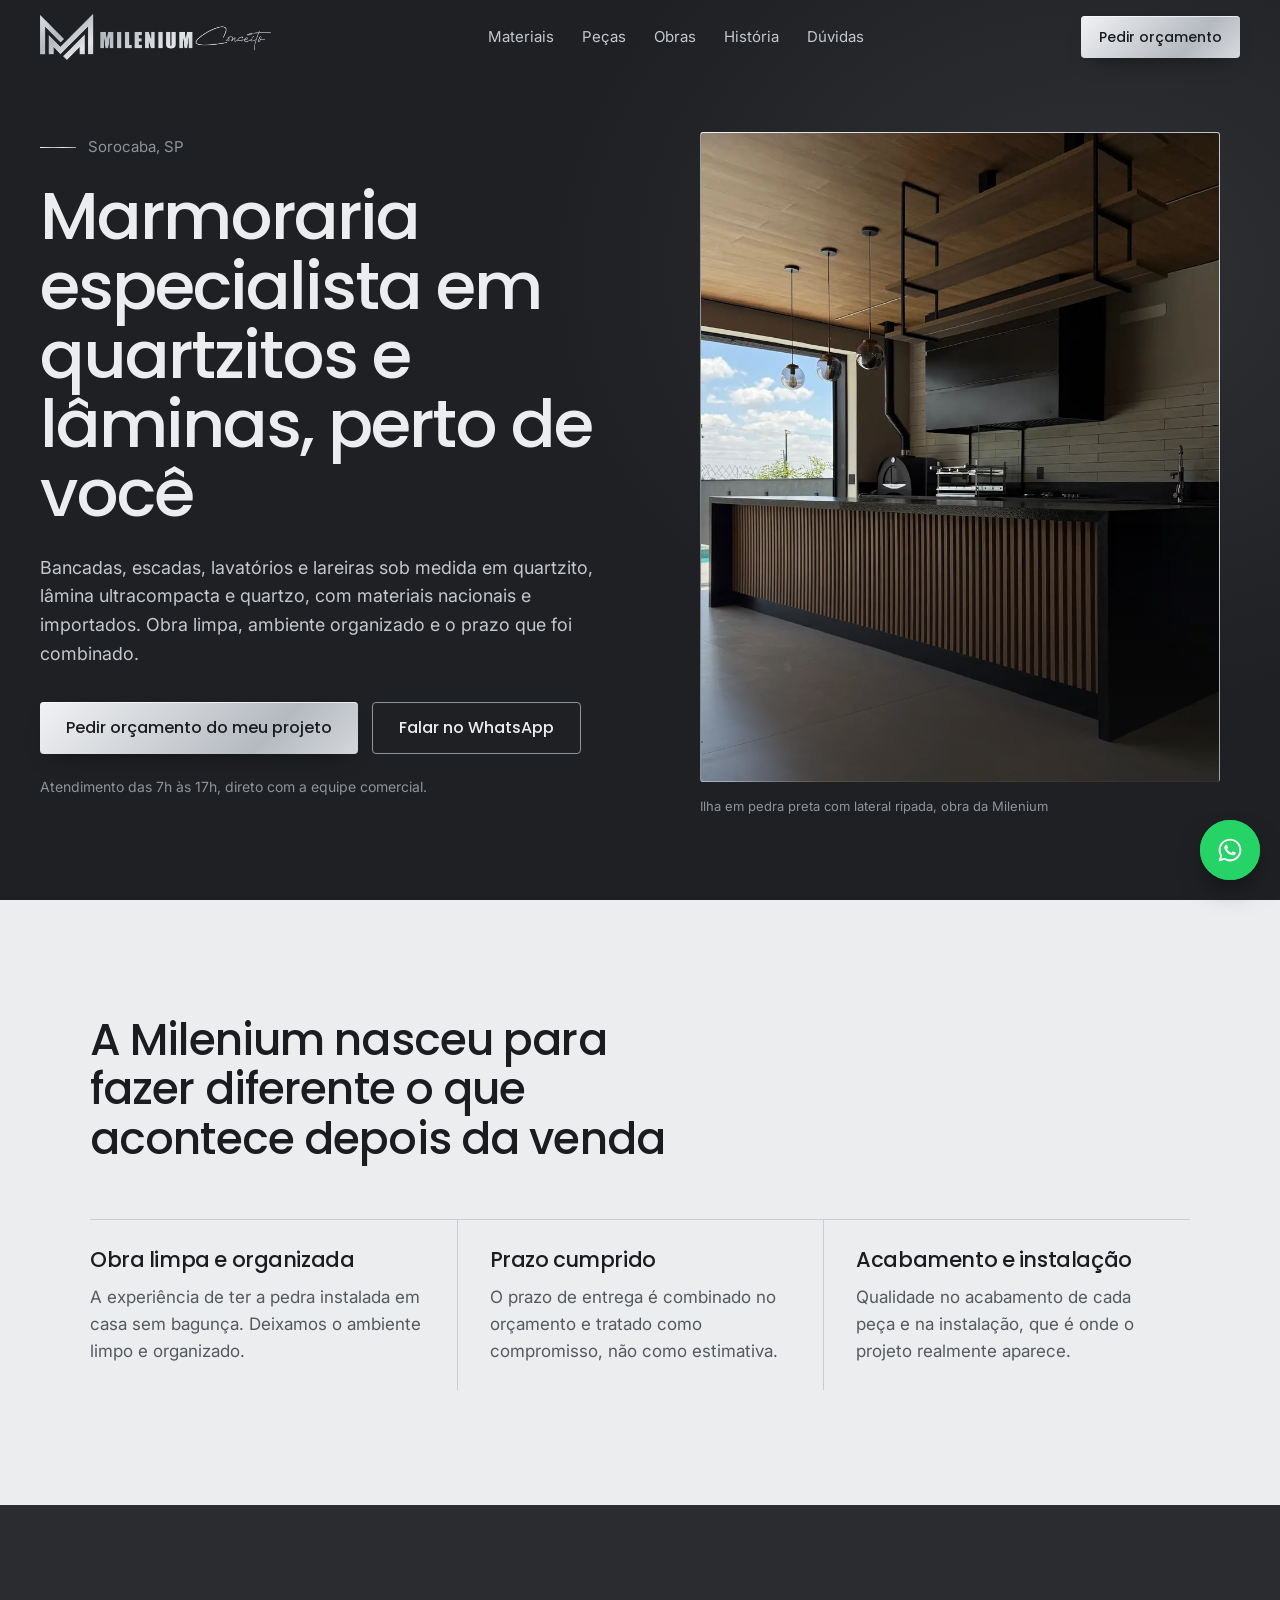
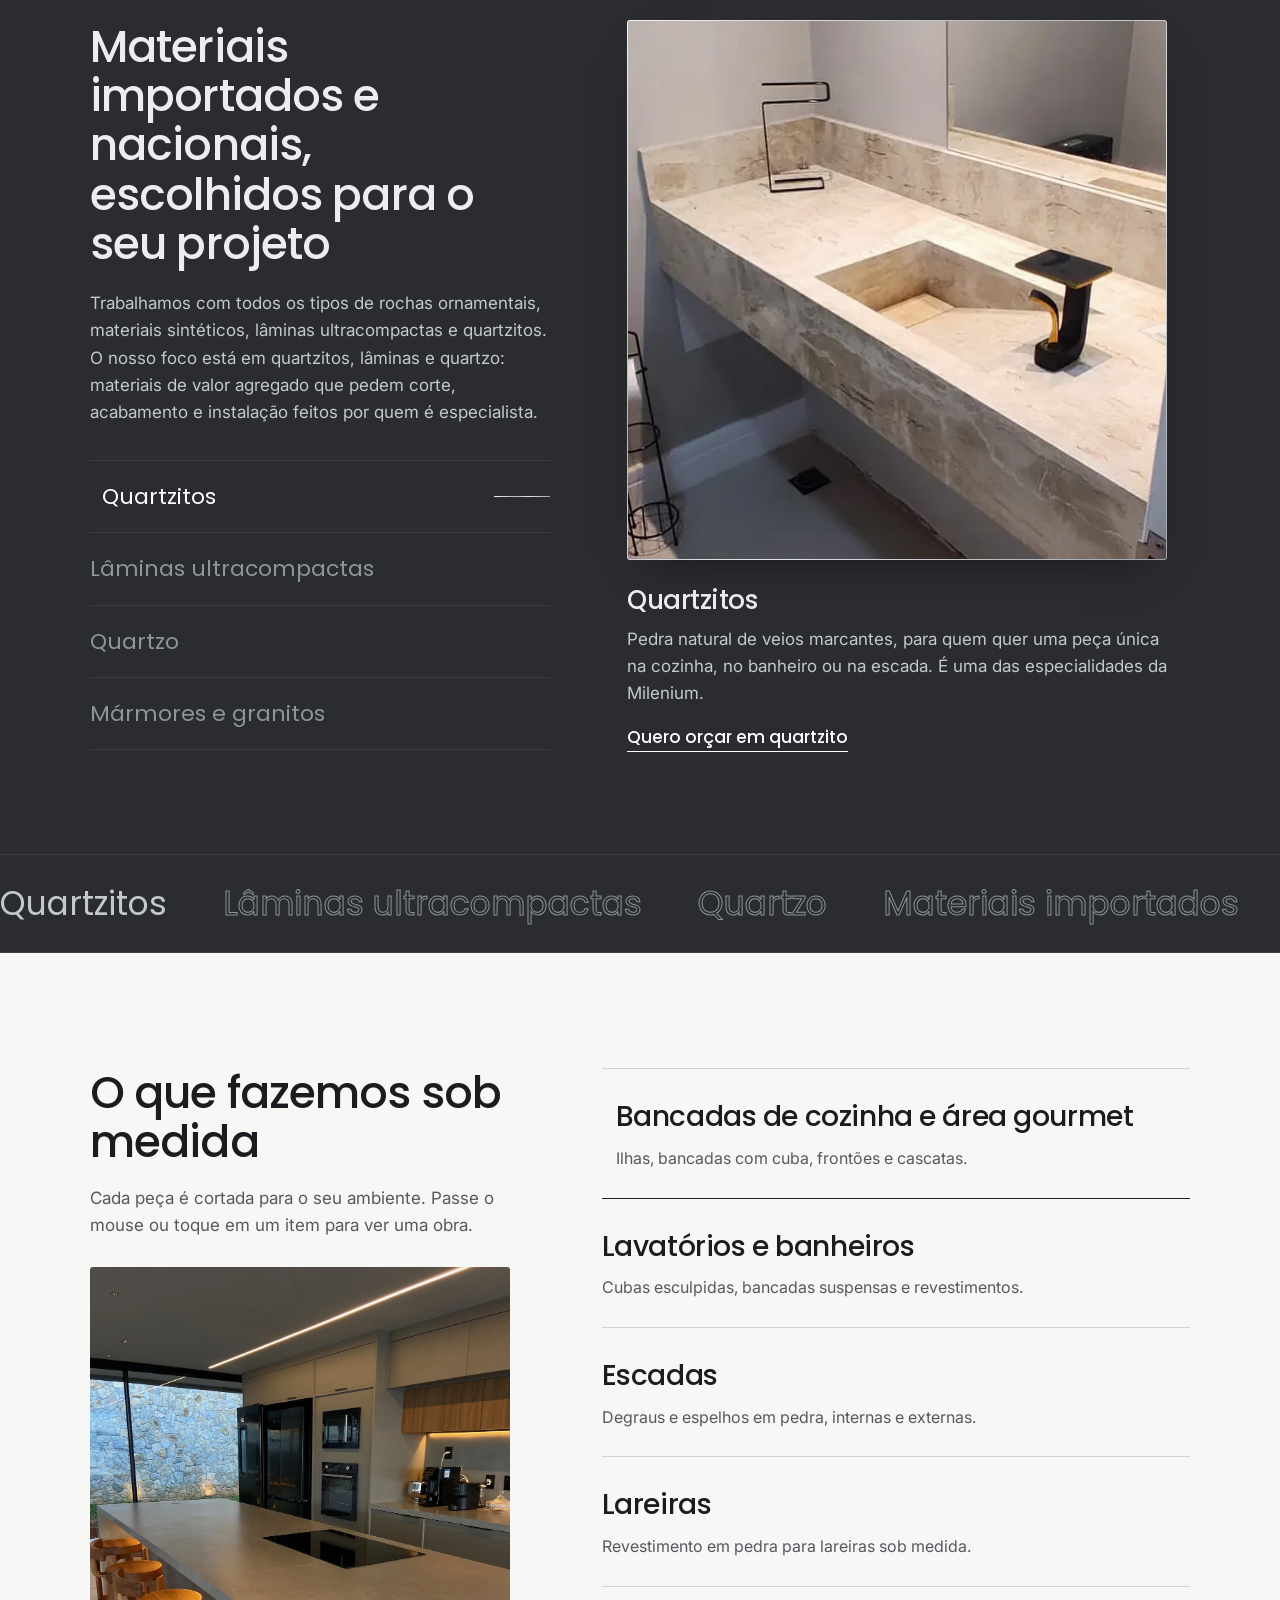
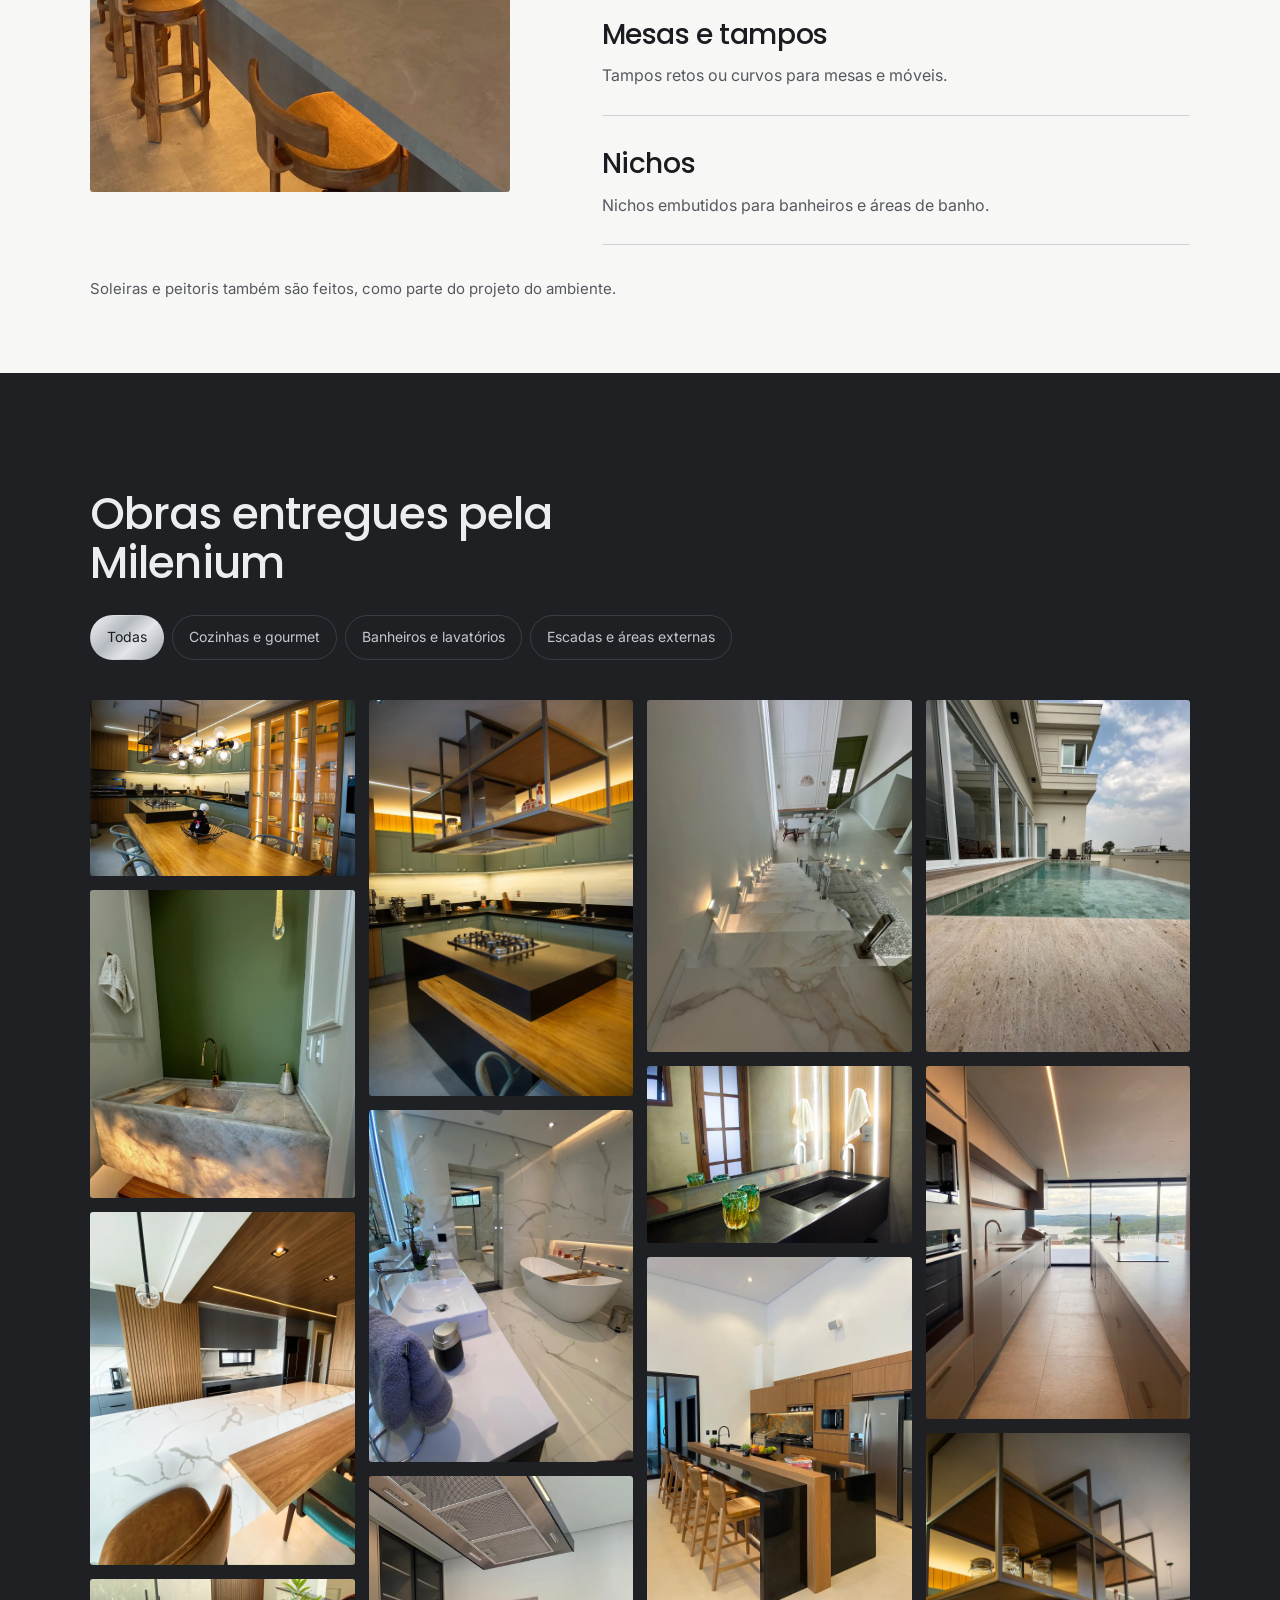
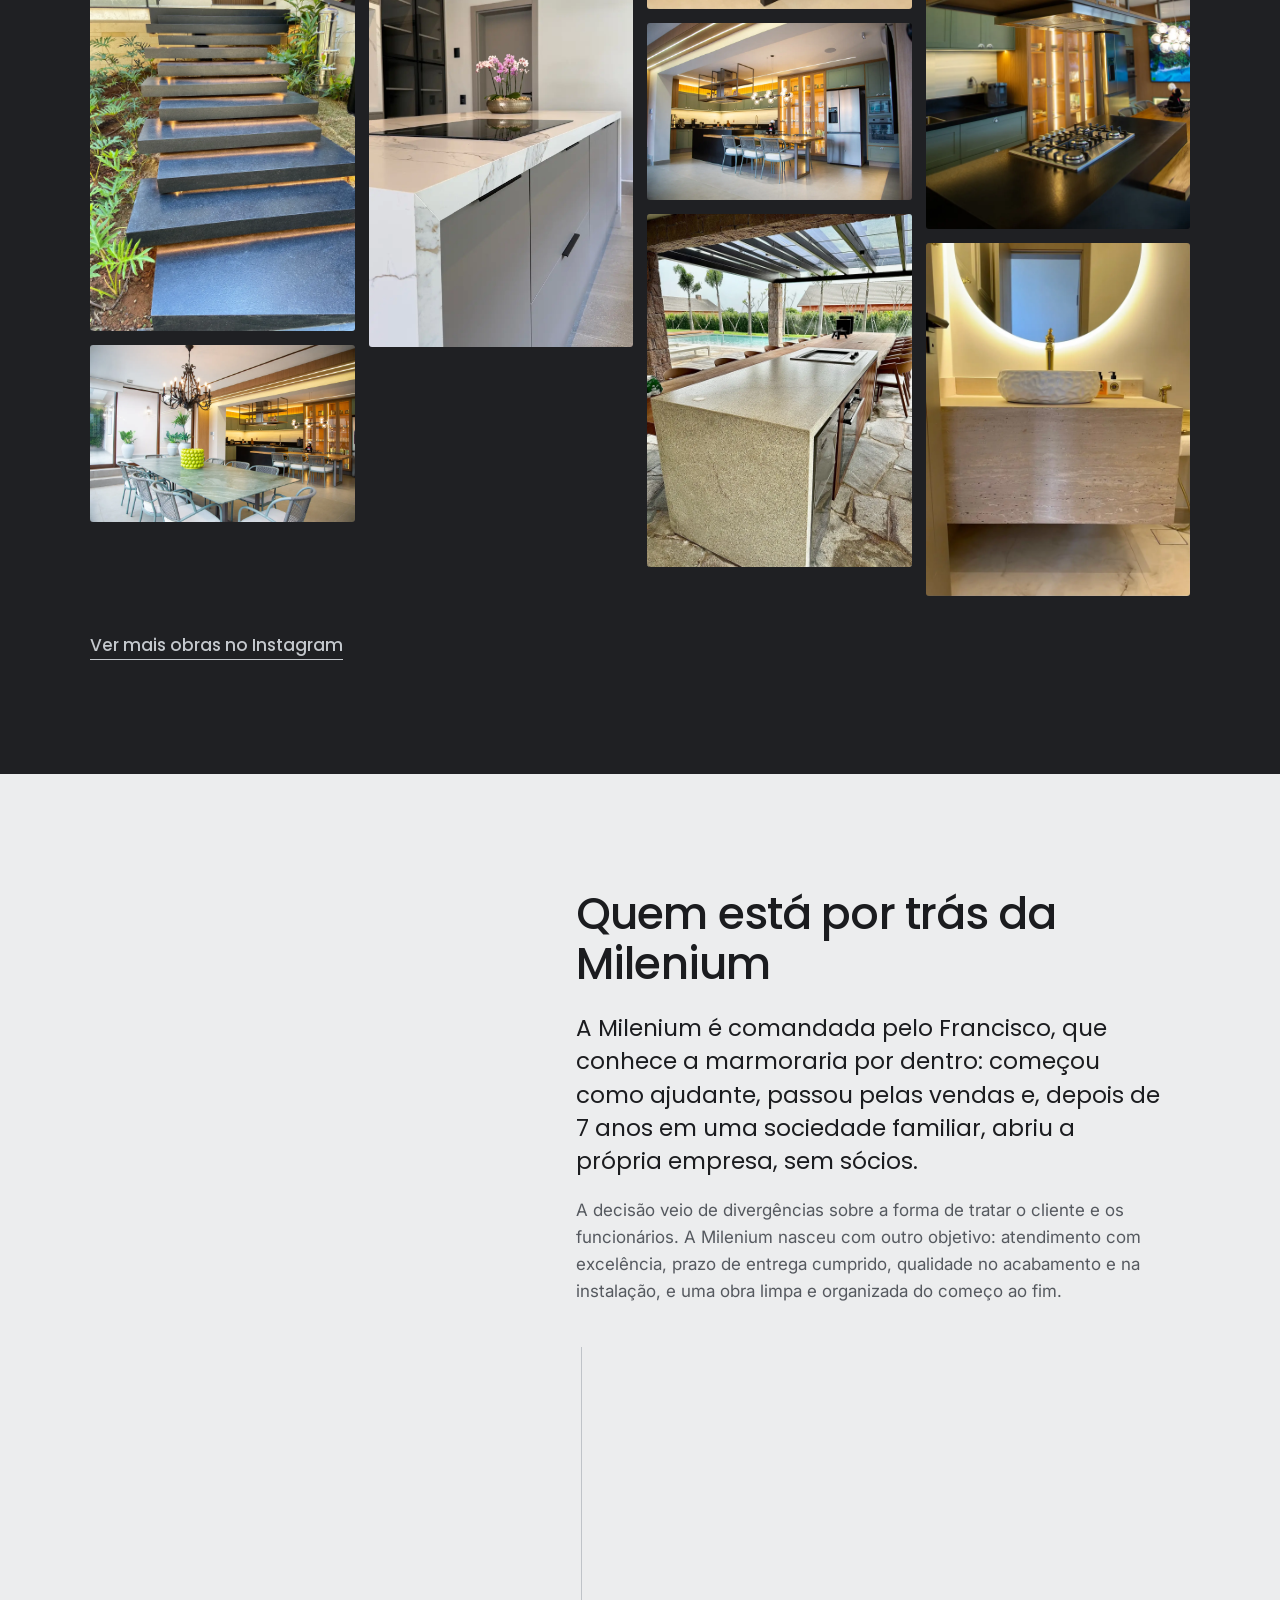
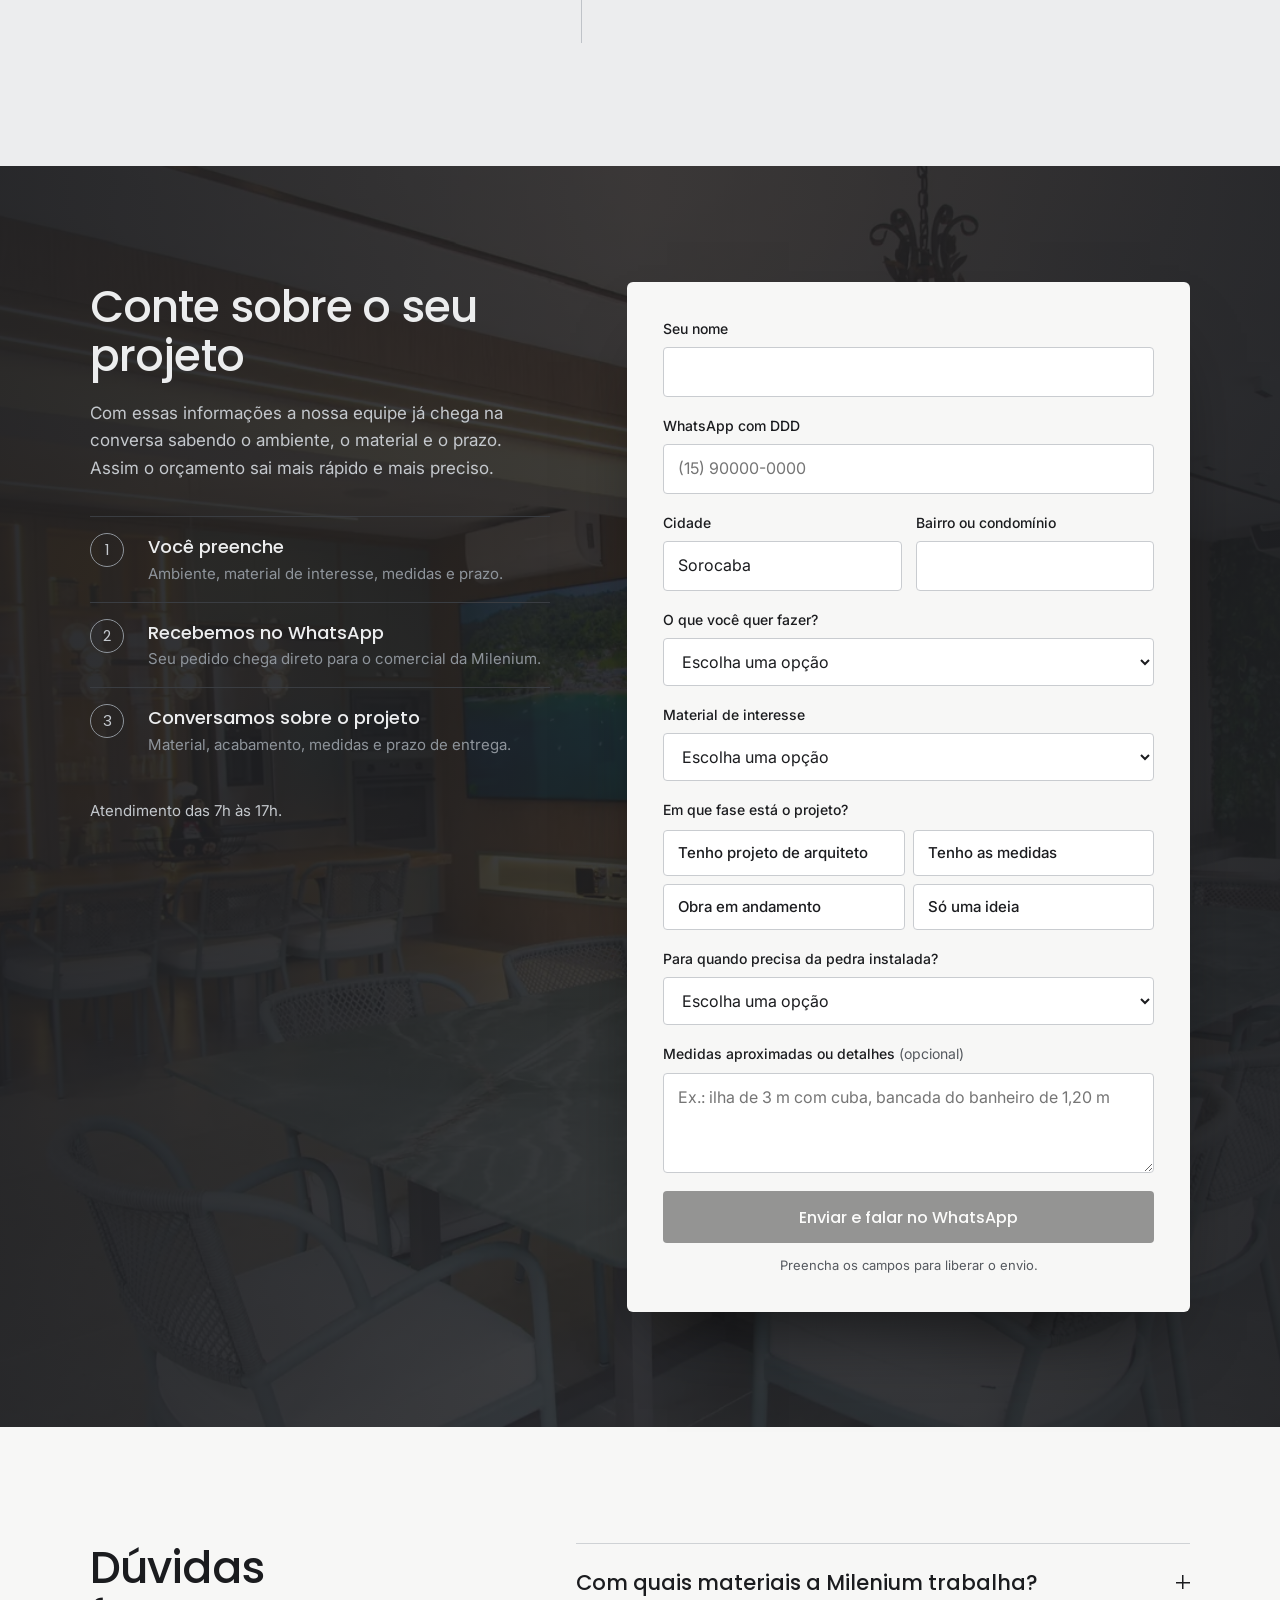
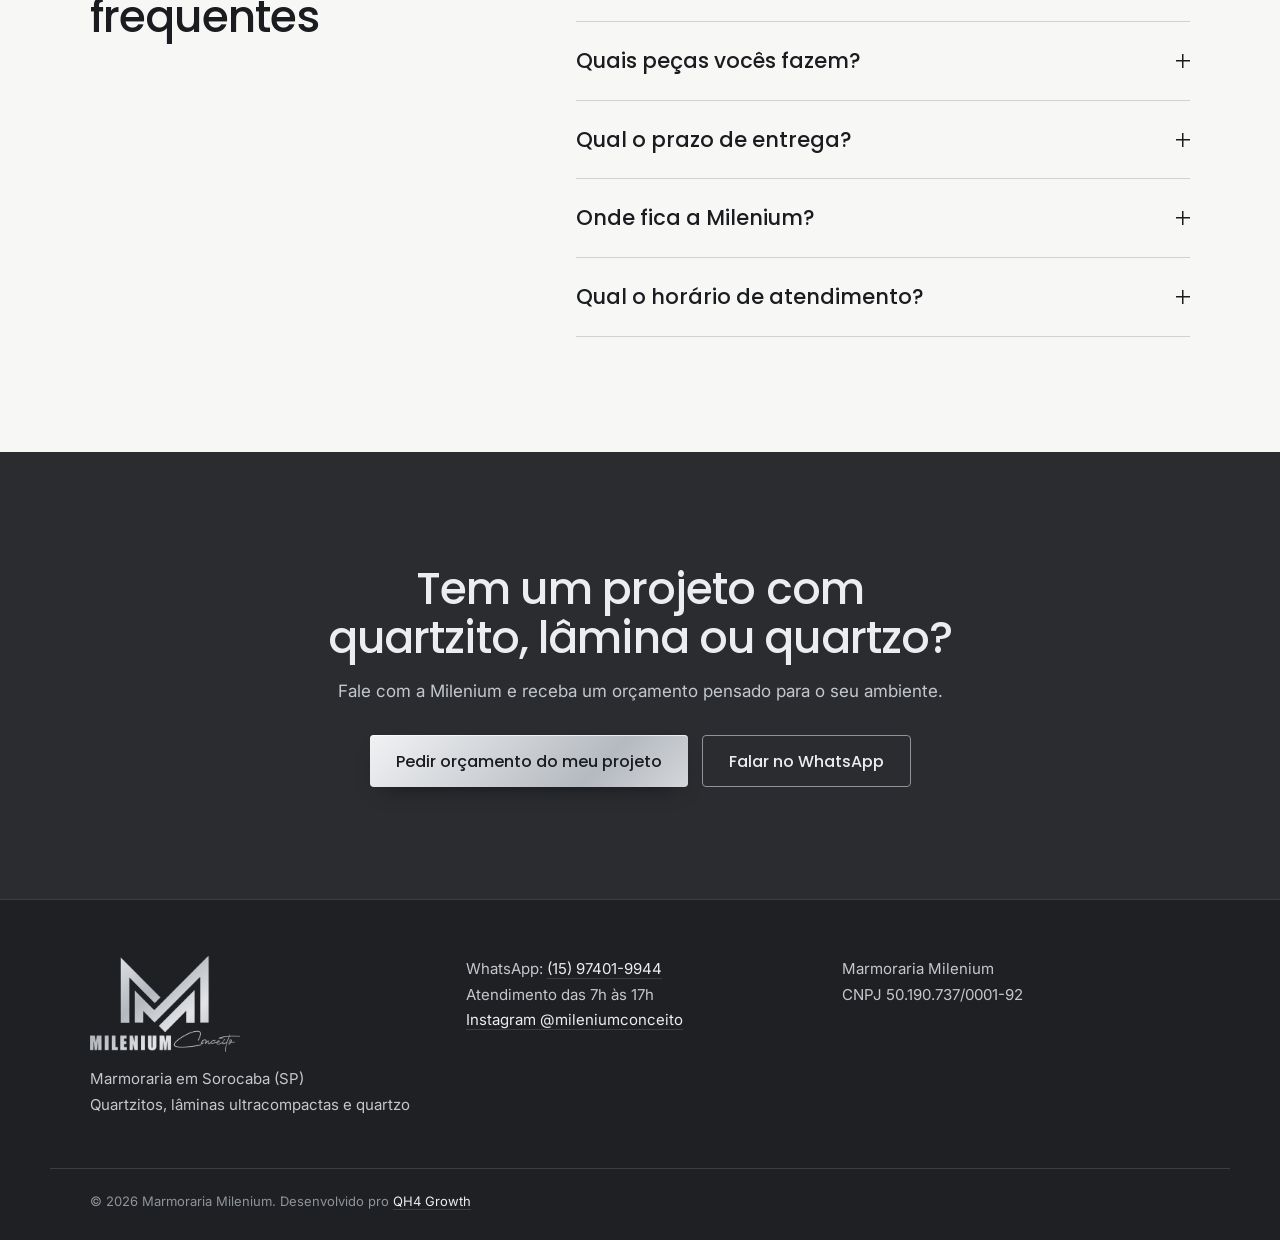
<file: index.html>
<!doctype html>
<html lang="pt-BR">
<head>
<!-- [QH4 SLOT 1] GTM (head): cole aqui o snippet <script> do Google Tag Manager, o mais alto possível no <head> -->
  <script async src="https://www.googletagmanager.com/gtm.js?id=GTM-N5VWG9G4"></script> <script> window.dataLayer = window.dataLayer || []; function gtag(){dataLayer.push(arguments);} gtag('js', new Date()); </script>

<meta charset="utf-8">
<meta name="viewport" content="width=device-width, initial-scale=1">
<title>Marmoraria em Sorocaba | Quartzitos, Lâminas e Quartzo | Milenium</title>
<meta name="description" content="Marmoraria em Sorocaba especializada em quartzitos, lâminas ultracompactas e quartzo. Bancadas, escadas, lavatórios e lareiras sob medida, com materiais nacionais e importados. Peça seu orçamento.">
<meta name="robots" content="index, follow, max-image-preview:large">
<link rel="canonical" href="https://marmorariamilenium.com.br/">
<meta name="theme-color" content="#1F2023">

<!-- [QH4 SLOT 2] Verificações de domínio (Google Search Console, Meta Business etc.) -->

<meta property="og:type" content="website">
<meta property="og:locale" content="pt_BR">
<meta property="og:site_name" content="Marmoraria Milenium">
<meta property="og:title" content="Marmoraria Milenium | Quartzitos e lâminas em Sorocaba">
<meta property="og:description" content="Projetos sob medida em quartzito, lâmina ultracompacta e quartzo, com obra limpa e prazo cumprido. Peça seu orçamento.">
<meta property="og:url" content="https://marmorariamilenium.com.br/">
<meta property="og:image" content="https://marmorariamilenium.com.br/assets/img/og-milenium.jpg">
<meta property="og:image:width" content="1200">
<meta property="og:image:height" content="630">
<meta property="og:image:alt" content="Ilha de cozinha em pedra preta executada pela Marmoraria Milenium">
<meta name="twitter:card" content="summary_large_image">
<meta name="twitter:title" content="Marmoraria Milenium | Quartzitos e lâminas em Sorocaba">
<meta name="twitter:description" content="Projetos sob medida em quartzito, lâmina ultracompacta e quartzo. Peça seu orçamento.">
<meta name="twitter:image" content="https://marmorariamilenium.com.br/assets/img/og-milenium.jpg">

<link rel="icon" href="assets/img/favicon.png" type="image/png">
<link rel="apple-touch-icon" href="assets/img/icon-192.png">
<link rel="manifest" href="site.webmanifest">

<link rel="preload" as="image" href="assets/img/hero-ilha-ripada.webp" type="image/webp" fetchpriority="high">
<link rel="preconnect" href="https://fonts.googleapis.com">
<link rel="preconnect" href="https://fonts.gstatic.com" crossorigin>
<link href="https://fonts.googleapis.com/css2?family=Inter:wght@400;500;600&family=Poppins:wght@400;500;600&display=swap" rel="stylesheet">
<link rel="stylesheet" href="assets/css/style.css">
<script src="assets/js/tracking.js"></script>

<script type="application/ld+json">
{
  "@context": "https://schema.org",
  "@type": "HomeAndConstructionBusiness",
  "@id": "https://marmorariamilenium.com.br/#empresa",
  "name": "Marmoraria Milenium",
  "alternateName": "Milenium Conceito",
  "description": "Marmoraria em Sorocaba especializada em quartzitos, lâminas ultracompactas e quartzo. Bancadas, escadas, lareiras, lavatórios, mesas e nichos sob medida.",
  "url": "https://marmorariamilenium.com.br/",
  "image": "https://marmorariamilenium.com.br/assets/img/og-milenium.jpg",
  "telephone": "+55-15-97401-9944",
  "taxID": "50.190.737/0001-92",
  "founder": {"@type": "Person", "name": "Francisco Teixeira da Silva Filho"},
  "address": {"@type": "PostalAddress", "addressLocality": "Sorocaba", "addressRegion": "SP", "addressCountry": "BR"},
  "areaServed": {"@type": "City", "name": "Sorocaba"},
  "sameAs": ["https://www.instagram.com/mileniumconceito/"],
  "knowsAbout": ["Quartzito", "Lâmina ultracompacta", "Quartzo", "Mármore", "Granito", "Rochas ornamentais"]
}
</script>
<script type="application/ld+json">
{
  "@context": "https://schema.org",
  "@type": "FAQPage",
  "mainEntity": [
    {"@type": "Question", "name": "Com quais materiais a Milenium trabalha?", "acceptedAnswer": {"@type": "Answer", "text": "Com todos os tipos de rochas ornamentais, materiais sintéticos, lâminas ultracompactas e quartzitos, nacionais e importados. Nossa especialidade são quartzitos, lâminas e quartzo."}},
    {"@type": "Question", "name": "Quais peças vocês fazem?", "acceptedAnswer": {"@type": "Answer", "text": "Bancadas, escadas, lareiras, lavatórios, mesas, nichos, soleiras e peitoris, sempre sob medida para o projeto."}},
    {"@type": "Question", "name": "Qual o prazo de entrega?", "acceptedAnswer": {"@type": "Answer", "text": "O prazo depende do material escolhido e do tamanho do projeto. Ele é definido no orçamento e cumprir o prazo combinado é um compromisso da Milenium. Informe no formulário para quando você precisa da obra pronta."}},
    {"@type": "Question", "name": "Onde fica a Milenium?", "acceptedAnswer": {"@type": "Answer", "text": "Em Sorocaba (SP). Informe seu bairro e cidade no formulário para confirmarmos o atendimento."}},
    {"@type": "Question", "name": "Qual o horário de atendimento?", "acceptedAnswer": {"@type": "Answer", "text": "Atendemos das 7h às 17h, principalmente pelo WhatsApp."}}
  ]
}
</script>
</head>
<body>
<script src="https://app-validacao-lp-sapp-validacao-lp.vercel.app/api/t" data-lp="lp-marmoraria-mileniun" defer></script>

<a class="skip" href="#conteudo">Pular para o conteúdo</a>

<header class="topo" id="topo">
  <a href="#topo" class="marca" aria-label="Marmoraria Milenium, voltar ao início">
    <img src="assets/img/logo-horizontal-prata.png" width="900" height="179" alt="Milenium Conceito" class="marca-logo">
  </a>
  <nav class="menu" aria-label="Seções">
    <a href="#materiais">Materiais</a>
    <a href="#pecas">Peças</a>
    <a href="#obras">Obras</a>
    <a href="#historia">História</a>
    <a href="#faq">Dúvidas</a>
  </nav>
  <a href="#orcamento" class="btn btn-prata btn-sm">Pedir orçamento</a>
</header>

<main id="conteudo">

<!-- HERO -->
<section class="hero" aria-labelledby="hero-titulo">
  <div class="hero-texto">
    <p class="hero-local">Sorocaba, SP</p>
    <h1 id="hero-titulo" class="hero-titulo">Marmoraria especialista em quartzitos e lâminas, perto de você</h1>
    <p class="hero-lead">Bancadas, escadas, lavatórios e lareiras sob medida em quartzito, lâmina ultracompacta e quartzo, com materiais nacionais e importados. Obra limpa, ambiente organizado e o prazo que foi combinado.</p>
    <div class="hero-acoes">
      <a href="#orcamento" class="btn btn-prata">Pedir orçamento do meu projeto</a>
      <a href="#" class="btn btn-linha js-wa" data-wa-local="hero">Falar no WhatsApp</a>
    </div>
    <p class="hero-nota">Atendimento das 7h às 17h, direto com a equipe comercial.</p>
  </div>
  <figure class="hero-chapa" aria-hidden="false">
    <div class="chapa-moldura">
      <img src="assets/img/hero-ilha-ripada.webp" width="900" height="1600" alt="Ilha de cozinha em pedra preta com lateral ripada em madeira, executada pela Milenium" fetchpriority="high" class="js-parallax">
    </div>
    <figcaption>Ilha em pedra preta com lateral ripada, obra da Milenium</figcaption>
  </figure>
</section>

<!-- COMPROMISSOS -->
<section class="compromissos" aria-labelledby="comp-titulo">
  <div class="wrap">
    <h2 id="comp-titulo" class="titulo-sec">A Milenium nasceu para fazer diferente o que acontece depois da venda</h2>
    <ul class="comp-lista">
      <li class="reveal">
        <h3>Obra limpa e organizada</h3>
        <p>A experiência de ter a pedra instalada em casa sem bagunça. Deixamos o ambiente limpo e organizado.</p>
      </li>
      <li class="reveal">
        <h3>Prazo cumprido</h3>
        <p>O prazo de entrega é combinado no orçamento e tratado como compromisso, não como estimativa.</p>
      </li>
      <li class="reveal">
        <h3>Acabamento e instalação</h3>
        <p>Qualidade no acabamento de cada peça e na instalação, que é onde o projeto realmente aparece.</p>
      </li>
    </ul>
  </div>
</section>

<!-- MATERIAIS / MOSTRUÁRIO -->
<section class="materiais" id="materiais" aria-labelledby="mat-titulo">
  <div class="wrap mat-grid">
    <div class="mat-intro">
      <h2 id="mat-titulo" class="titulo-sec">Materiais importados e nacionais, escolhidos para o seu projeto</h2>
      <p>Trabalhamos com todos os tipos de rochas ornamentais, materiais sintéticos, lâminas ultracompactas e quartzitos. O nosso foco está em quartzitos, lâminas e quartzo: materiais de valor agregado que pedem corte, acabamento e instalação feitos por quem é especialista.</p>
      <div class="mat-abas" role="tablist" aria-label="Escolha um material">
        <button role="tab" id="aba-quartzito" aria-controls="painel-mat" aria-selected="true" data-mat="0">Quartzitos</button>
        <button role="tab" id="aba-lamina" aria-controls="painel-mat" aria-selected="false" data-mat="1" tabindex="-1">Lâminas ultracompactas</button>
        <button role="tab" id="aba-quartzo" aria-controls="painel-mat" aria-selected="false" data-mat="2" tabindex="-1">Quartzo</button>
        <button role="tab" id="aba-rochas" aria-controls="painel-mat" aria-selected="false" data-mat="3" tabindex="-1">Mármores e granitos</button>
      </div>
    </div>
    <div class="mat-painel" id="painel-mat" role="tabpanel" aria-labelledby="aba-quartzito" aria-live="polite">
      <div class="mat-amostra">
        <img src="assets/img/quartzito-bancada-esculpida.webp" width="640" height="640" alt="Bancada em quartzito com cuba esculpida na própria pedra" class="mat-img" loading="lazy">
      </div>
      <div class="mat-info">
        <h3 class="mat-nome">Quartzitos</h3>
        <p class="mat-desc">Pedra natural de veios marcantes, para quem quer uma peça única na cozinha, no banheiro ou na escada. É uma das especialidades da Milenium.</p>
        <a href="#orcamento" class="link-seta js-mat-cta" data-material="Quartzito">Quero orçar em quartzito</a>
      </div>
    </div>
  </div>
  <div class="faixa-materiais" aria-hidden="true">
    <div class="faixa-trilho">
      <span>Quartzitos</span><span>Lâminas ultracompactas</span><span>Quartzo</span><span>Materiais importados</span><span>Mármores</span><span>Granitos</span><span>Rochas ornamentais</span>
      <span>Quartzitos</span><span>Lâminas ultracompactas</span><span>Quartzo</span><span>Materiais importados</span><span>Mármores</span><span>Granitos</span><span>Rochas ornamentais</span>
    </div>
  </div>
</section>

<!-- PEÇAS -->
<section class="pecas" id="pecas" aria-labelledby="pecas-titulo">
  <div class="wrap pecas-grid">
    <div class="pecas-cabeca">
      <h2 id="pecas-titulo" class="titulo-sec">O que fazemos sob medida</h2>
      <p>Cada peça é cortada para o seu ambiente. Passe o mouse ou toque em um item para ver uma obra.</p>
      <figure class="pecas-preview" aria-hidden="true">
        <img src="assets/img/bancada-gourmet-lamina.webp" width="1200" height="1600" alt="" class="pecas-preview-img" loading="lazy">
      </figure>
    </div>
    <ul class="pecas-lista">
      <li><button class="peca" data-img="assets/img/bancada-gourmet-lamina.webp"><span class="peca-nome">Bancadas de cozinha e área gourmet</span><span class="peca-desc">Ilhas, bancadas com cuba, frontões e cascatas.</span></button></li>
      <li><button class="peca" data-img="assets/img/lavatorio-suspenso-espelho.webp"><span class="peca-nome">Lavatórios e banheiros</span><span class="peca-desc">Cubas esculpidas, bancadas suspensas e revestimentos.</span></button></li>
      <li><button class="peca" data-img="assets/img/escada-flutuante.webp"><span class="peca-nome">Escadas</span><span class="peca-desc">Degraus e espelhos em pedra, internas e externas.</span></button></li>
      <li><button class="peca" data-img="assets/img/granito-led.webp"><span class="peca-nome">Lareiras</span><span class="peca-desc">Revestimento em pedra para lareiras sob medida.</span></button></li>
      <li><button class="peca" data-img="assets/img/mesa-pedra-jantar.webp"><span class="peca-nome">Mesas e tampos</span><span class="peca-desc">Tampos retos ou curvos para mesas e móveis.</span></button></li>
      <li><button class="peca" data-img="assets/img/banheiro-nicho-banheira.webp"><span class="peca-nome">Nichos</span><span class="peca-desc">Nichos embutidos para banheiros e áreas de banho.</span></button></li>
    </ul>
  </div>
  <p class="wrap pecas-nota">Soleiras e peitoris também são feitos, como parte do projeto do ambiente.</p>
</section>

<!-- OBRAS / GALERIA -->
<section class="obras" id="obras" aria-labelledby="obras-titulo">
  <div class="wrap">
    <div class="obras-cabeca">
      <h2 id="obras-titulo" class="titulo-sec">Obras entregues pela Milenium</h2>
      <div class="filtros" role="group" aria-label="Filtrar obras por ambiente">
        <button class="filtro" aria-pressed="true" data-filtro="todas">Todas</button>
        <button class="filtro" aria-pressed="false" data-filtro="cozinha">Cozinhas e gourmet</button>
        <button class="filtro" aria-pressed="false" data-filtro="banheiro">Banheiros e lavatórios</button>
        <button class="filtro" aria-pressed="false" data-filtro="escada">Escadas e áreas externas</button>
      </div>
    </div>
    <div class="galeria">
      <figure class="obra" data-cat="cozinha"><img src="assets/img/cozinha-gourmet-iluminada.webp" width="1600" height="1068" alt="Cozinha gourmet com ilha em pedra preta e mesa de madeira" loading="lazy"></figure>
      <figure class="obra alta" data-cat="banheiro"><img src="assets/img/lavatorio-retroiluminado.webp" width="1375" height="1600" alt="Lavatório esculpido em pedra translúcida com iluminação por trás" loading="lazy"></figure>
      <figure class="obra alta" data-cat="cozinha"><img src="assets/img/ilha-calacatta.webp" width="1200" height="1600" alt="Ilha branca com veios cinza e acabamento em cascata" loading="lazy"></figure>
      <figure class="obra alta" data-cat="escada"><img src="assets/img/escada-flutuante.webp" width="1200" height="1600" alt="Escada externa de degraus em pedra preta com iluminação embutida" loading="lazy"></figure>
      <figure class="obra" data-cat="cozinha"><img src="assets/img/mesa-pedra-jantar.webp" width="1600" height="1068" alt="Mesa de jantar com tampo em pedra verde" loading="lazy"></figure>
      <figure class="obra alta" data-cat="cozinha"><img src="assets/img/ilha-cooktop-preta.webp" width="1068" height="1600" alt="Ilha preta com cooktop e banco em madeira" loading="lazy"></figure>
      <figure class="obra alta" data-cat="banheiro"><img src="assets/img/banheiro-banheira-lamina.webp" width="1200" height="1600" alt="Banheiro com bancada branca, cuba de apoio e banheira" loading="lazy"></figure>
      <figure class="obra alta" data-cat="cozinha"><img src="assets/img/lamina-ilha-cascata.webp" width="900" height="1600" alt="Ilha em lâmina com veios e cooktop" loading="lazy"></figure>
      <figure class="obra alta" data-cat="escada"><img src="assets/img/escada-iluminada.webp" width="1200" height="1600" alt="Escada interna em pedra clara com luzes na parede" loading="lazy"></figure>
      <figure class="obra" data-cat="banheiro"><img src="assets/img/cuba-esculpida-preta.webp" width="1600" height="1068" alt="Lavatório em pedra preta com cuba esculpida" loading="lazy"></figure>
      <figure class="obra alta" data-cat="cozinha"><img src="assets/img/ilha-preta-bar.webp" width="1200" height="1600" alt="Ilha preta com bancada de madeira e banquetas" loading="lazy"></figure>
      <figure class="obra" data-cat="cozinha"><img src="assets/img/cozinha-ampla-verde.webp" width="1600" height="1068" alt="Cozinha ampla com ilha preta e marcenaria verde" loading="lazy"></figure>
      <figure class="obra alta" data-cat="cozinha"><img src="assets/img/gourmet-externo-granito.webp" width="1200" height="1600" alt="Área gourmet externa com bancada em pedra clara" loading="lazy"></figure>
      <figure class="obra alta" data-cat="escada"><img src="assets/img/borda-piscina.webp" width="1200" height="1600" alt="Borda de piscina e deck em pedra" loading="lazy"></figure>
      <figure class="obra alta" data-cat="cozinha"><img src="assets/img/cozinha-linear-lamina.webp" width="1200" height="1600" alt="Cozinha linear com bancadas em lâmina e vista para fora" loading="lazy"></figure>
      <figure class="obra alta" data-cat="cozinha"><img src="assets/img/ilha-cooktop-coifa.webp" width="1068" height="1600" alt="Ilha preta com cooktop sob coifa suspensa" loading="lazy"></figure>
      <figure class="obra alta" data-cat="banheiro"><img src="assets/img/lavatorio-suspenso-espelho.webp" width="1200" height="1600" alt="Lavatório suspenso em pedra com espelho iluminado" loading="lazy"></figure>
    </div>
    <div class="obras-cta">
      <a href="https://www.instagram.com/mileniumconceito/" target="_blank" rel="noopener" class="link-seta">Ver mais obras no Instagram</a>
    </div>
  </div>
</section>

<!-- HISTÓRIA -->
<section class="historia" id="historia" aria-labelledby="hist-titulo">
  <div class="wrap hist-grid">
    <figure class="hist-foto reveal">
      <img src="assets/img/granito-led.webp" width="1200" height="1600" alt="Bancada em pedra escura iluminada por fita de LED" loading="lazy">
    </figure>
    <div class="hist-texto">
      <h2 id="hist-titulo" class="titulo-sec">Quem está por trás da Milenium</h2>
      <p class="hist-lead">A Milenium é comandada pelo Francisco, que conhece a marmoraria por dentro: começou como ajudante, passou pelas vendas e, depois de 7 anos em uma sociedade familiar, abriu a própria empresa, sem sócios.</p>
      <p>A decisão veio de divergências sobre a forma de tratar o cliente e os funcionários. A Milenium nasceu com outro objetivo: atendimento com excelência, prazo de entrega cumprido, qualidade no acabamento e na instalação, e uma obra limpa e organizada do começo ao fim.</p>
      <ol class="linha-tempo">
        <li class="reveal"><strong>Ajudante</strong><span>O primeiro contato com a pedra, no dia a dia da produção.</span></li>
        <li class="reveal"><strong>Vendas</strong><span>Atendendo clientes e entendendo o que eles esperam de uma marmoraria.</span></li>
        <li class="reveal"><strong>7 anos de sociedade familiar</strong><span>A experiência que mostrou o que precisava ser feito de outro jeito.</span></li>
        <li class="reveal"><strong>Milenium, há 3 anos e meio</strong><span>Empresa própria, com foco em projetos com quartzitos, lâminas e quartzo.</span></li>
      </ol>
    </div>
  </div>
</section>

<!-- ORÇAMENTO -->
<section class="orcamento" id="orcamento" aria-labelledby="orc-titulo">
  <div class="wrap orc-grid">
    <div class="orc-texto">
      <h2 id="orc-titulo" class="titulo-sec">Conte sobre o seu projeto</h2>
      <p>Com essas informações a nossa equipe já chega na conversa sabendo o ambiente, o material e o prazo. Assim o orçamento sai mais rápido e mais preciso.</p>
      <ol class="passos">
        <li><strong>Você preenche</strong><span>Ambiente, material de interesse, medidas e prazo.</span></li>
        <li><strong>Recebemos no WhatsApp</strong><span>Seu pedido chega direto para o comercial da Milenium.</span></li>
        <li><strong>Conversamos sobre o projeto</strong><span>Material, acabamento, medidas e prazo de entrega.</span></li>
      </ol>
      <p class="orc-horario">Atendimento das 7h às 17h.</p>
    </div>

    <form class="form" id="form-orcamento" novalidate>
      <div class="campo">
        <label for="f-nome">Seu nome</label>
        <input id="f-nome" name="nome" type="text" autocomplete="name" required minlength="2">
      </div>
      <div class="campo">
        <label for="f-whats">WhatsApp com DDD</label>
        <input id="f-whats" name="whatsapp" type="tel" autocomplete="tel" inputmode="tel" placeholder="(15) 90000-0000" required pattern="^\(?\d{2}\)?\s?9?\d{4}-?\d{4}$">
      </div>
      <div class="campo duplo">
        <div>
          <label for="f-cidade">Cidade</label>
          <input id="f-cidade" name="cidade" type="text" autocomplete="address-level2" required value="Sorocaba">
        </div>
        <div>
          <label for="f-bairro">Bairro ou condomínio</label>
          <input id="f-bairro" name="bairro" type="text" required>
        </div>
      </div>
      <div class="campo">
        <label for="f-ambiente">O que você quer fazer?</label>
        <select id="f-ambiente" name="ambiente" required>
          <option value="">Escolha uma opção</option>
          <option>Cozinha ou área gourmet</option>
          <option>Banheiros e lavatórios</option>
          <option>Escada</option>
          <option>Lareira</option>
          <option>Mesa ou tampo</option>
          <option>Vários ambientes da obra</option>
          <option>Só soleiras, peitoris ou peças pequenas</option>
        </select>
      </div>
      <div class="campo">
        <label for="f-material">Material de interesse</label>
        <select id="f-material" name="material" required>
          <option value="">Escolha uma opção</option>
          <option>Quartzito</option>
          <option>Lâmina ultracompacta</option>
          <option>Quartzo</option>
          <option>Mármore ou granito</option>
          <option>Ainda não sei, quero orientação</option>
        </select>
      </div>
      <fieldset class="campo">
        <legend>Em que fase está o projeto?</legend>
        <div class="opcoes">
          <label class="opcao"><input type="radio" name="fase" value="Tenho projeto de arquiteto ou designer" required><span>Tenho projeto de arquiteto</span></label>
          <label class="opcao"><input type="radio" name="fase" value="Tenho as medidas"><span>Tenho as medidas</span></label>
          <label class="opcao"><input type="radio" name="fase" value="Obra em andamento, sem medidas ainda"><span>Obra em andamento</span></label>
          <label class="opcao"><input type="radio" name="fase" value="Só uma ideia por enquanto"><span>Só uma ideia</span></label>
        </div>
      </fieldset>
      <div class="campo">
        <label for="f-prazo">Para quando precisa da pedra instalada?</label>
        <select id="f-prazo" name="prazo" required>
          <option value="">Escolha uma opção</option>
          <option>Em até 30 dias</option>
          <option>De 1 a 3 meses</option>
          <option>Mais de 3 meses</option>
          <option>Ainda sem data definida</option>
        </select>
      </div>
      <div class="campo">
        <label for="f-obs">Medidas aproximadas ou detalhes <span class="opc">(opcional)</span></label>
        <textarea id="f-obs" name="detalhes" rows="3" placeholder="Ex.: ilha de 3 m com cuba, bancada do banheiro de 1,20 m"></textarea>
      </div>
      <button type="submit" class="btn btn-prata btn-full" id="f-enviar" disabled>Enviar e falar no WhatsApp</button>
      <p class="form-ajuda" id="f-ajuda" role="status">Preencha os campos para liberar o envio.</p>
    </form>
  </div>
</section>

<!-- FAQ -->
<section class="faq" id="faq" aria-labelledby="faq-titulo">
  <div class="wrap faq-grid">
    <h2 id="faq-titulo" class="titulo-sec">Dúvidas frequentes</h2>
    <div class="faq-lista">
      <details>
        <summary>Com quais materiais a Milenium trabalha?</summary>
        <p>Com todos os tipos de rochas ornamentais, materiais sintéticos, lâminas ultracompactas e quartzitos, nacionais e importados. Nossa especialidade são quartzitos, lâminas e quartzo.</p>
      </details>
      <details>
        <summary>Quais peças vocês fazem?</summary>
        <p>Bancadas, escadas, lareiras, lavatórios, mesas, nichos, soleiras e peitoris, sempre sob medida para o projeto.</p>
      </details>
      <details>
        <summary>Qual o prazo de entrega?</summary>
        <p>O prazo depende do material escolhido e do tamanho do projeto. Ele é definido no orçamento e cumprir o prazo combinado é um compromisso da Milenium. Informe no formulário para quando você precisa da obra pronta.</p>
      </details>
      <details>
        <summary>Onde fica a Milenium?</summary>
        <p>Em Sorocaba (SP). Informe seu bairro e cidade no formulário para confirmarmos o atendimento.</p>
      </details>
      <details>
        <summary>Qual o horário de atendimento?</summary>
        <p>Atendemos das 7h às 17h, principalmente pelo WhatsApp.</p>
      </details>
    </div>
  </div>
</section>

<!-- CTA FINAL -->
<section class="cta-final" aria-labelledby="cta-titulo">
  <div class="wrap">
    <h2 id="cta-titulo">Tem um projeto com quartzito, lâmina ou quartzo?</h2>
    <p>Fale com a Milenium e receba um orçamento pensado para o seu ambiente.</p>
    <div class="hero-acoes centro">
      <a href="#orcamento" class="btn btn-prata">Pedir orçamento do meu projeto</a>
      <a href="#" class="btn btn-linha js-wa" data-wa-local="cta_final">Falar no WhatsApp</a>
    </div>
  </div>
</section>

</main>

<footer class="rodape">
  <div class="wrap rodape-grid">
    <div>
      <img src="assets/img/logo-milenium-prata.png" width="800" height="510" alt="Milenium Conceito" class="rodape-logo" loading="lazy">
      <p class="rodape-txt">Marmoraria em Sorocaba (SP)<br>Quartzitos, lâminas ultracompactas e quartzo</p>
    </div>
    <div>
      <p class="rodape-txt">WhatsApp: <a href="#" class="js-wa" data-wa-local="rodape">(15) 97401-9944</a><br>Atendimento das 7h às 17h<br><a href="https://www.instagram.com/mileniumconceito/" target="_blank" rel="noopener">Instagram @mileniumconceito</a></p>
    </div>
    <div>
      <p class="rodape-txt">Marmoraria Milenium<br>CNPJ 50.190.737/0001-92</p>
    </div>
  </div>
  <p class="wrap credito">© <span id="ano">2026</span> Marmoraria Milenium. Desenvolvido pro <a href="https://www.instagram.com/qh4growth/" target="_blank" rel="noopener">QH4 Growth</a></p>
</footer>

<a href="#" class="wa-flutuante js-wa" data-wa-local="flutuante" aria-label="Falar com a Milenium no WhatsApp">
  <svg viewBox="0 0 32 32" width="28" height="28" aria-hidden="true"><path fill="currentColor" d="M16.04 3C8.86 3 3.03 8.82 3.03 16c0 2.3.6 4.53 1.74 6.5L3 29l6.68-1.75A12.95 12.95 0 0 0 16.04 29C23.2 29 29 23.18 29 16S23.2 3 16.04 3Zm0 23.7c-2 0-3.95-.54-5.65-1.56l-.4-.24-3.96 1.04 1.06-3.86-.26-.4A10.66 10.66 0 0 1 5.3 16c0-5.92 4.82-10.73 10.74-10.73 5.9 0 10.7 4.81 10.7 10.73 0 5.92-4.8 10.7-10.7 10.7Zm5.88-8.03c-.32-.16-1.9-.94-2.2-1.04-.3-.11-.51-.16-.73.16-.21.32-.83 1.04-1.02 1.26-.19.21-.38.24-.7.08-.32-.16-1.36-.5-2.59-1.6-.96-.85-1.6-1.9-1.8-2.22-.18-.32-.02-.5.15-.65.14-.14.32-.38.48-.56.16-.19.21-.32.32-.54.1-.21.05-.4-.03-.56-.08-.16-.72-1.74-1-2.38-.26-.62-.52-.54-.72-.55h-.62c-.21 0-.56.08-.85.4-.3.32-1.12 1.1-1.12 2.66 0 1.57 1.15 3.09 1.3 3.3.17.21 2.26 3.45 5.47 4.84.77.33 1.36.53 1.83.68.77.24 1.47.21 2.02.13.62-.09 1.9-.78 2.17-1.53.27-.75.27-1.4.19-1.53-.08-.13-.29-.21-.61-.37Z"/></svg>
</a>

<script src="assets/js/main.js" defer></script>

<!-- [QH4 SLOT 3] Meta Pixel direto (somente se NÃO for disparar pelo GTM) -->
<!-- [QH4 SLOT 4] gtag Google Ads / GA4 direto (somente se NÃO for usar o GTM) -->
<!-- [QH4 SLOT 6] Scripts de terceiros (chat, heatmap etc.), sempre antes do </body> -->
</body>
</html>
</file>
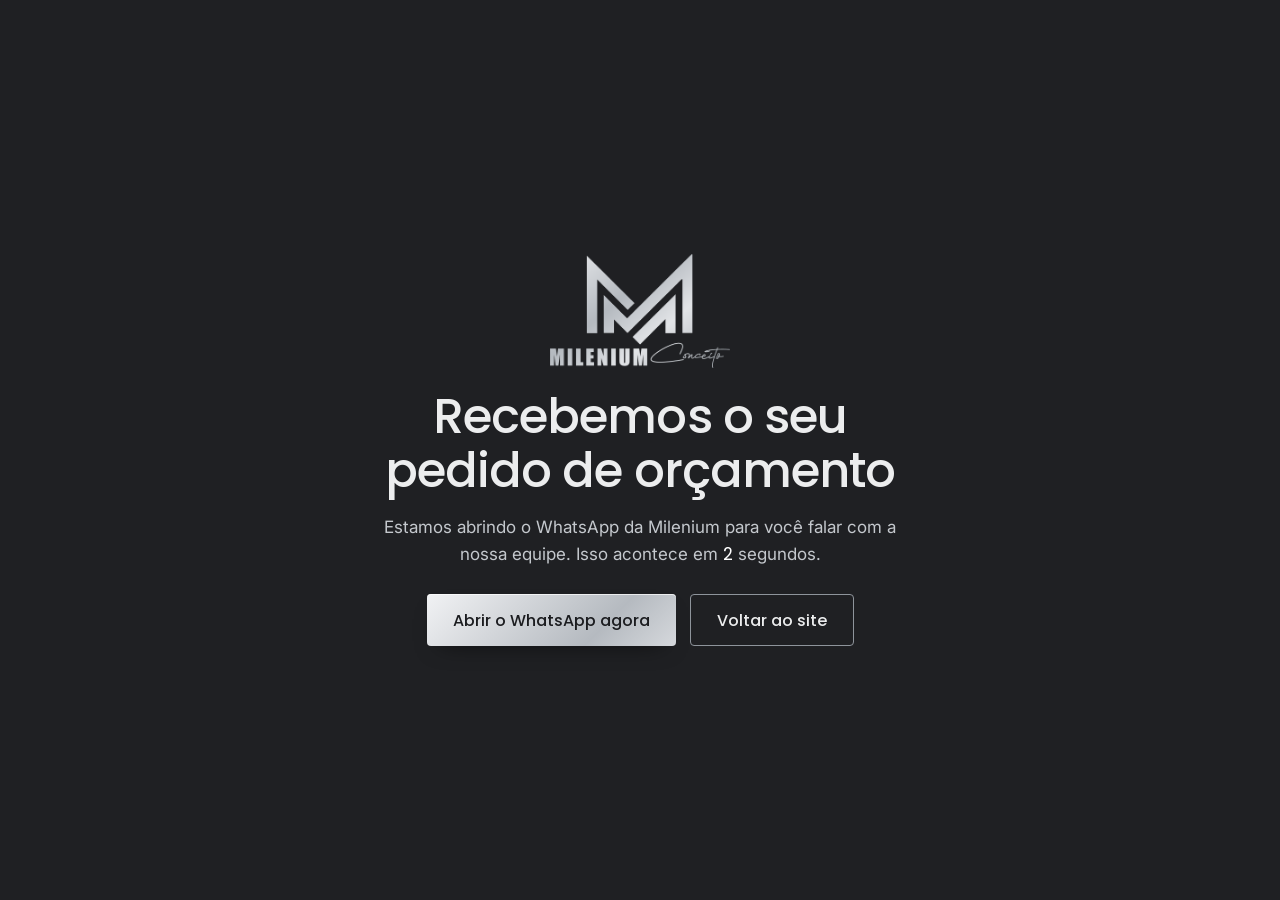
<file: obrigado.html>
<!doctype html>
<html lang="pt-BR">
<head>
<!-- [QH4 SLOT 1] GTM (head) -->

<meta charset="utf-8">
<meta name="viewport" content="width=device-width, initial-scale=1">
<title>Pedido recebido | Marmoraria Milenium</title>
<meta name="robots" content="noindex, nofollow">
<meta name="theme-color" content="#1F2023">
<!-- [QH4 SLOT 2] Verificações de domínio -->
<link rel="icon" href="assets/img/favicon.png" type="image/png">
<link rel="preconnect" href="https://fonts.googleapis.com">
<link rel="preconnect" href="https://fonts.gstatic.com" crossorigin>
<link href="https://fonts.googleapis.com/css2?family=Inter:wght@400;500;600&family=Poppins:wght@400;500;600&display=swap" rel="stylesheet">
<link rel="stylesheet" href="assets/css/style.css">
<script src="assets/js/tracking.js"></script>
</head>
<body>
<!-- [QH4 SLOT 5] GTM (noscript) -->
<main class="pagina-simples">
  <div class="caixa">
    <img src="assets/img/logo-milenium-prata.png" width="800" height="510" alt="Milenium Conceito" class="logo-simples">
    <h1>Recebemos o seu pedido de orçamento</h1>
    <p>Estamos abrindo o WhatsApp da Milenium para você falar com a nossa equipe. Isso acontece em <span class="contador" id="contador">3</span> segundos.</p>
    <div class="hero-acoes">
      <a href="#" class="btn btn-prata" id="abrir-wa" data-wa-local="obrigado">Abrir o WhatsApp agora</a>
      <a href="./" class="btn btn-linha">Voltar ao site</a>
    </div>
  </div>
</main>
<script>
(function(){
  var C = window.QH4_CONFIG;
  var msg = "";
  try { msg = sessionStorage.getItem("qh4_wa_msg") || ""; } catch(e) {}
  if (!msg) { var q = new URLSearchParams(location.search).get("m"); if (q) msg = q; }
  if (!msg) msg = C.mensagemPosFormulario;
  var link = window.qh4WaLink(msg);
  var a = document.getElementById("abrir-wa");
  a.href = link;
  a.addEventListener("click", function(){ window.qh4Track("whatsapp_click", { wa_local: "obrigado" }); });
  window.qh4Track("thank_you_view", { form_id: "orcamento" });

  /* [QH4 SLOT 8] Conversão da página de obrigado (gtag direto, só se NÃO usar GTM) */
  if (C.googleAdsId && C.googleAdsLeadLabel && typeof window.gtag === "function") {
    window.gtag("event", "conversion", { send_to: C.googleAdsId + "/" + C.googleAdsLeadLabel });
  }

  var s = Math.max(1, Math.round(C.redirecionarEmMs / 1000)), el = document.getElementById("contador");
  el.textContent = s;
  var t = setInterval(function(){ s--; el.textContent = Math.max(s,0); if (s <= 0) { clearInterval(t); try { sessionStorage.removeItem("qh4_wa_msg"); } catch(e) {} location.href = link; } }, 1000);
})();
</script>
<!-- [QH4 SLOT 3] Meta Pixel direto (só sem GTM) -->
<!-- [QH4 SLOT 4] gtag Google Ads / GA4 direto (só sem GTM) -->
<!-- [QH4 SLOT 6] Scripts de terceiros -->
</body>
</html>
</file>
<file: assets/css/style.css>
/* Marmoraria Milenium | LP QH4 Growth
   Paleta: preto e prata (briefing), fundo mesclado.
   Tipografia: Poppins (títulos) + Inter (corpo), padrão QH4 quando o cliente não define fonte. */

:root{
  --carvao:#1F2023;      /* fundo escuro principal, grafite e não preto absoluto */
  --grafite:#2A2C30;     /* fundo escuro secundário */
  --pedra:#3A3D42;       /* linhas e bordas no escuro */
  --prata:#C4C8CD;       /* prata de texto e detalhes */
  --prata-esc:#8E949B;   /* prata apagada */
  --nevoa:#ECEDEE;       /* fundo claro principal */
  --giz:#F7F7F6;         /* fundo claro secundário */
  --tinta:#1B1C1F;       /* texto no claro */
  --tinta-2:#55595F;     /* texto secundário no claro */
  --metal:linear-gradient(135deg,#F1F2F4 0%,#B5BAC0 38%,#E3E5E8 62%,#9DA3AA 100%);
  --raio:4px;
  --sombra:0 18px 40px -22px rgba(0,0,0,.55);
  --f-tit:"Poppins",system-ui,sans-serif;
  --f-txt:"Inter",system-ui,sans-serif;
  --wrap:1180px;
  --gutter:clamp(16px,4vw,40px);
}

*,*::before,*::after{box-sizing:border-box}
html{scroll-behavior:smooth;-webkit-text-size-adjust:100%}
body{margin:0;font-family:var(--f-txt);font-size:17px;line-height:1.6;color:var(--tinta);background:var(--nevoa);-webkit-font-smoothing:antialiased;overflow-x:hidden}
img{max-width:100%;height:auto;display:block}
a{color:inherit}
button{font:inherit;color:inherit;cursor:pointer}
h1,h2,h3{font-family:var(--f-tit);font-weight:500;line-height:1.12;margin:0;letter-spacing:-.02em}
p{margin:0 0 1em}
:focus-visible{outline:2px solid #9DA3AA;outline-offset:3px;border-radius:2px}
.skip{position:absolute;left:-999px;top:8px;background:#fff;color:#000;padding:8px 14px;z-index:100}
.skip:focus{left:8px}
.wrap{max-width:var(--wrap);margin:0 auto;padding:0 var(--gutter)}
.titulo-sec{font-size:clamp(28px,3.6vw,44px);max-width:20ch}

/* Botões */
.btn{display:inline-flex;align-items:center;justify-content:center;gap:10px;min-height:52px;padding:0 26px;border-radius:var(--raio);font-family:var(--f-tit);font-weight:500;font-size:16px;text-decoration:none;border:0;transition:transform .25s ease,box-shadow .25s ease,background-position .6s ease,color .25s,border-color .25s}
.btn-prata{background:var(--metal);background-size:200% 100%;background-position:0 0;color:var(--tinta);box-shadow:inset 0 1px 0 rgba(255,255,255,.7),0 10px 24px -14px rgba(0,0,0,.7)}
.btn-prata:hover{background-position:100% 0;transform:translateY(-2px)}
.btn-prata:active{transform:translateY(0)}
.btn-prata:disabled{opacity:.45;cursor:not-allowed;transform:none;filter:grayscale(1)}
.btn-linha{border:1px solid var(--prata-esc);color:var(--nevoa);background:transparent}
.btn-linha:hover{border-color:var(--prata);background:rgba(255,255,255,.05);transform:translateY(-2px)}
.btn-sm{min-height:42px;padding:0 18px;font-size:14px}
.btn-full{width:100%}
.link-seta{font-family:var(--f-tit);font-weight:500;text-decoration:none;border-bottom:1px solid currentColor;padding-bottom:2px;transition:opacity .2s}
.link-seta:hover{opacity:.7}

/* Topo */
.topo{position:fixed;inset:0 0 auto 0;z-index:50;display:flex;align-items:center;justify-content:space-between;gap:24px;padding:14px var(--gutter);color:var(--nevoa);transition:background .35s,padding .35s,box-shadow .35s}
.topo.rolou{background:rgba(31,32,35,.92);backdrop-filter:blur(10px);-webkit-backdrop-filter:blur(10px);padding-top:10px;padding-bottom:10px;box-shadow:0 1px 0 var(--pedra)}
.marca{display:flex;flex-direction:column;line-height:1;text-decoration:none}
.marca-logo{height:46px;width:auto;transition:height .35s}
.topo.rolou .marca-logo{height:38px}
.rodape-logo{width:150px;height:auto;margin-bottom:14px}
.pagina-simples .logo-simples{width:180px;height:auto;margin:0 auto}
.marca-nome{font-family:var(--f-tit);font-weight:600;font-size:22px;letter-spacing:.04em;background:var(--metal);-webkit-background-clip:text;background-clip:text;color:transparent;margin:0}
.marca-sub{font-size:12px;color:var(--prata-esc);letter-spacing:.08em;margin-top:3px}
.menu{display:flex;gap:28px}
.menu a{text-decoration:none;font-size:15px;color:var(--prata);transition:color .2s}
.menu a:hover{color:#fff}
@media (max-width:900px){.menu{display:none}}

/* Hero */
.hero{position:relative;background:var(--carvao);color:var(--nevoa);min-height:100svh;display:grid;grid-template-columns:minmax(0,1.05fr) minmax(0,.95fr);align-items:center;gap:clamp(24px,5vw,72px);padding:120px var(--gutter) 72px;max-width:none;overflow:hidden}
.hero::before{content:"";position:absolute;inset:0;background:radial-gradient(60% 70% at 85% 30%,rgba(196,200,205,.10),transparent 70%);pointer-events:none}
.hero-texto{position:relative;max-width:620px;justify-self:end;width:100%}
.hero-local{color:var(--prata-esc);font-size:15px;margin-bottom:22px;display:flex;align-items:center;gap:12px}
.hero-local::before{content:"";width:36px;height:1px;background:var(--metal)}
.hero-titulo{font-size:clamp(36px,5.2vw,68px);font-weight:500;line-height:1.04;letter-spacing:-.03em;margin-bottom:26px;max-width:15ch}
.hero-lead{font-size:clamp(17px,1.4vw,19px);color:var(--prata);max-width:52ch;margin-bottom:34px}
.hero-acoes{display:flex;flex-wrap:wrap;gap:14px}
.hero-acoes.centro{justify-content:center}
.hero-nota{font-size:14px;color:var(--prata-esc);margin-top:22px}
.hero-chapa{position:relative;margin:0;justify-self:start;width:min(100%,520px)}
.chapa-moldura{position:relative;aspect-ratio:4/5;border-radius:3px;overflow:hidden;padding:1px;background:var(--metal);box-shadow:0 40px 80px -40px rgba(0,0,0,.9)}
.chapa-moldura img{width:100%;height:112%;object-fit:cover;border-radius:2px;will-change:transform}
.chapa-moldura::after{content:"";position:absolute;inset:1px;border-radius:2px;background:linear-gradient(180deg,transparent 60%,rgba(31,32,35,.35));pointer-events:none}
.hero-chapa figcaption{font-size:13px;color:var(--prata-esc);margin-top:14px}
/* entrada orquestrada: a chapa sobe e revela de baixo pra cima, o texto vem logo depois */
.js .hero-chapa .chapa-moldura{clip-path:inset(100% 0 0 0);transition:clip-path 1.3s cubic-bezier(.7,0,.2,1)}
.js .hero-texto > *{opacity:0;transform:translateY(18px);transition:opacity .8s ease,transform .8s ease}
.js .carregou .hero-chapa .chapa-moldura{clip-path:inset(0 0 0 0)}
.js .carregou .hero-texto > *{opacity:1;transform:none}
.js .carregou .hero-texto > *:nth-child(2){transition-delay:.35s}
.js .carregou .hero-texto > *:nth-child(3){transition-delay:.5s}
.js .carregou .hero-texto > *:nth-child(4){transition-delay:.65s}
.js .carregou .hero-texto > *:nth-child(5){transition-delay:.8s}
@media (max-width:900px){
  .hero{grid-template-columns:1fr;padding-top:104px;min-height:auto}
  .hero-texto{justify-self:start}
  .hero-chapa{width:100%;justify-self:stretch}
  .chapa-moldura{aspect-ratio:5/4}
}

/* Reveal genérico ao rolar */
.js .reveal{opacity:0;transform:translateY(22px);transition:opacity .8s ease,transform .8s ease}
.js .reveal.visivel{opacity:1;transform:none}

/* Compromissos (claro) */
.compromissos{background:var(--nevoa);padding:clamp(72px,9vw,120px) 0}
.comp-lista{list-style:none;margin:56px 0 0;padding:0;display:grid;grid-template-columns:repeat(3,1fr);border-top:1px solid #C9CCD0}
.comp-lista li{padding:28px 32px 8px 0}
.comp-lista li + li{padding-left:32px;border-left:1px solid #C9CCD0}
.comp-lista h3{font-size:21px;margin-bottom:12px}
.comp-lista p{color:var(--tinta-2);max-width:34ch}
.js .comp-lista li.reveal:nth-child(2){transition-delay:.12s}
.js .comp-lista li.reveal:nth-child(3){transition-delay:.24s}
@media (max-width:760px){
  .comp-lista{grid-template-columns:1fr}
  .comp-lista li,.comp-lista li + li{padding:24px 0;border-left:0;border-bottom:1px solid #C9CCD0}
}

/* Materiais (escuro) */
.materiais{background:var(--grafite);color:var(--nevoa);padding:clamp(72px,9vw,120px) 0 0;overflow:hidden}
.mat-grid{display:grid;grid-template-columns:minmax(0,.9fr) minmax(0,1.1fr);gap:clamp(32px,6vw,80px);align-items:center}
.mat-intro p{color:var(--prata);max-width:50ch;margin-top:22px}
.mat-abas{display:flex;flex-direction:column;margin-top:34px;border-top:1px solid var(--pedra)}
.mat-abas button{all:unset;cursor:pointer;display:flex;justify-content:space-between;align-items:center;padding:18px 0;border-bottom:1px solid var(--pedra);font-family:var(--f-tit);font-size:clamp(18px,1.8vw,22px);color:var(--prata-esc);transition:color .3s,padding .3s}
.mat-abas button::after{content:"";width:0;height:1px;background:var(--metal);transition:width .4s ease}
.mat-abas button:hover{color:var(--prata)}
.mat-abas button[aria-selected="true"]{color:#fff;padding-left:12px}
.mat-abas button[aria-selected="true"]::after{width:56px}
.mat-abas button:focus-visible{outline:2px solid var(--prata);outline-offset:2px}
.mat-painel{display:grid;grid-template-columns:1fr;gap:26px}
.mat-amostra{position:relative;aspect-ratio:1/1;max-width:540px;width:100%;padding:1px;background:var(--metal);border-radius:3px;box-shadow:var(--sombra);overflow:hidden}
.mat-amostra img{width:100%;height:100%;object-fit:cover;border-radius:2px;transition:opacity .45s ease,transform 1.2s ease}
.mat-amostra img.trocando{opacity:0;transform:scale(1.04)}
.mat-info{max-width:540px}
.mat-nome{font-size:26px;margin-bottom:10px}
.mat-desc{color:var(--prata);min-height:3.2em}
.mat-info .link-seta{color:#fff}
@media (max-width:900px){.mat-grid{grid-template-columns:1fr}}
.faixa-materiais{margin-top:clamp(64px,8vw,104px);border-top:1px solid var(--pedra);border-bottom:1px solid var(--pedra);padding:22px 0;overflow:hidden}
.faixa-trilho{display:flex;gap:56px;width:max-content;animation:faixa 42s linear infinite}
.faixa-trilho span{font-family:var(--f-tit);font-size:clamp(22px,2.6vw,34px);color:transparent;-webkit-text-stroke:1px var(--prata-esc);white-space:nowrap}
.faixa-trilho span:nth-child(4n+1){color:var(--prata);-webkit-text-stroke:0}
@keyframes faixa{to{transform:translateX(-50%)}}

/* Peças (claro) */
.pecas{background:var(--giz);padding:clamp(72px,9vw,120px) 0 clamp(48px,6vw,72px)}
.pecas-grid{display:grid;grid-template-columns:minmax(0,.85fr) minmax(0,1.15fr);gap:clamp(32px,6vw,80px);align-items:start}
.pecas-cabeca{position:sticky;top:96px}
.pecas-cabeca > p{color:var(--tinta-2);margin-top:18px;max-width:40ch}
.pecas-preview{margin:28px 0 0;aspect-ratio:4/5;max-width:420px;overflow:hidden;border-radius:3px;background:#d9dbde}
.pecas-preview img{width:100%;height:100%;object-fit:cover;transition:opacity .35s ease,transform .8s ease}
.pecas-preview img.trocando{opacity:0;transform:scale(1.03)}
.pecas-lista{list-style:none;margin:0;padding:0;border-top:1px solid #CFD2D5}
.peca{all:unset;box-sizing:border-box;cursor:pointer;display:grid;grid-template-columns:1fr;gap:6px;width:100%;padding:26px 8px 26px 0;border-bottom:1px solid #CFD2D5;position:relative;transition:padding .35s ease}
.peca::before{content:"";position:absolute;left:0;bottom:-1px;height:1px;width:0;background:var(--tinta);transition:width .5s ease}
.peca-nome{font-family:var(--f-tit);font-weight:500;font-size:clamp(21px,2.2vw,28px);letter-spacing:-.015em}
.peca-desc{color:var(--tinta-2);font-size:16px}
.peca:hover,.peca.ativa{padding-left:14px}
.peca:hover::before,.peca.ativa::before{width:100%}
.peca:focus-visible{outline:2px solid var(--tinta);outline-offset:2px}
.pecas-nota{color:var(--tinta-2);font-size:15px;margin-top:32px}
@media (max-width:900px){
  .pecas-grid{grid-template-columns:1fr}
  .pecas-cabeca{position:static}
  .pecas-preview{max-width:none;aspect-ratio:16/10}
}

/* Obras (escuro) */
.obras{background:var(--carvao);color:var(--nevoa);padding:clamp(72px,9vw,120px) 0}
.obras-cabeca{display:flex;justify-content:space-between;align-items:end;gap:28px;flex-wrap:wrap;margin-bottom:40px}
.filtros{display:flex;flex-wrap:wrap;gap:8px}
.filtro{border:1px solid var(--pedra);background:transparent;color:var(--prata);padding:10px 16px;border-radius:999px;font-size:14px;transition:all .25s}
.filtro:hover{border-color:var(--prata-esc);color:#fff}
.filtro[aria-pressed="true"]{background:var(--metal);color:var(--tinta);border-color:transparent}
.galeria{columns:4 240px;column-gap:14px}
.obra{margin:0 0 14px;break-inside:avoid;overflow:hidden;border-radius:3px;background:var(--grafite);transition:opacity .4s ease,transform .4s ease}
.obra img{width:100%;transition:transform 1s ease,filter .5s}
.obra:hover img{transform:scale(1.04)}
.obra.oculta{display:none}
@media (max-width:600px){.galeria{columns:2;column-gap:10px}.obra{margin-bottom:10px}}
.obras-cta{margin-top:36px;color:var(--prata)}

/* História (claro) */
.historia{background:var(--nevoa);padding:clamp(72px,9vw,120px) 0}
.hist-grid{display:grid;grid-template-columns:minmax(0,.8fr) minmax(0,1.2fr);gap:clamp(32px,6vw,80px);align-items:center}
.hist-foto{margin:0;border-radius:3px;overflow:hidden;aspect-ratio:3/4;max-height:640px}
.hist-foto img{width:100%;height:100%;object-fit:cover}
.hist-lead{font-family:var(--f-tit);font-size:clamp(19px,1.8vw,23px);line-height:1.45;margin:24px 0 18px;max-width:42ch}
.hist-texto > p:not(.hist-lead){color:var(--tinta-2);max-width:58ch}
.linha-tempo{list-style:none;counter-reset:etapa;margin:34px 0 0;padding:0;position:relative}
.linha-tempo::before{content:"";position:absolute;left:5px;top:8px;bottom:8px;width:1px;background:#BFC3C8}
.linha-tempo li{position:relative;padding:0 0 22px 32px}
.linha-tempo li::before{content:"";position:absolute;left:0;top:7px;width:11px;height:11px;border-radius:50%;background:var(--nevoa);border:1px solid var(--tinta-2)}
.linha-tempo li:last-child::before{background:var(--tinta);border-color:var(--tinta)}
.linha-tempo strong{display:block;font-family:var(--f-tit);font-weight:500;font-size:18px}
.linha-tempo span{color:var(--tinta-2);font-size:15px}
.js .linha-tempo li.reveal:nth-child(2){transition-delay:.1s}
.js .linha-tempo li.reveal:nth-child(3){transition-delay:.2s}
.js .linha-tempo li.reveal:nth-child(4){transition-delay:.3s}
@media (max-width:900px){.hist-grid{grid-template-columns:1fr}.hist-foto{aspect-ratio:16/10}}

/* Orçamento (escuro com foto) */
.orcamento{position:relative;background:var(--carvao);color:var(--nevoa);padding:clamp(72px,9vw,120px) 0;isolation:isolate}
.orcamento::before{content:"";position:absolute;inset:0;z-index:-1;background:linear-gradient(90deg,rgba(31,32,35,.94) 0%,rgba(31,32,35,.86) 50%,rgba(31,32,35,.94) 100%),url("../img/cozinha-gourmet-ampla.webp") center/cover no-repeat}
.orc-grid{display:grid;grid-template-columns:minmax(0,.9fr) minmax(0,1.1fr);gap:clamp(32px,6vw,80px);align-items:start}
.orc-texto > p{color:var(--prata);max-width:46ch;margin-top:20px}
.passos{list-style:none;counter-reset:p;margin:34px 0 26px;padding:0}
.passos li{counter-increment:p;display:grid;grid-template-columns:44px 1fr;column-gap:14px;padding:16px 0;border-top:1px solid var(--pedra)}
.passos li::before{content:counter(p);grid-row:span 2;width:34px;height:34px;border-radius:50%;display:grid;place-items:center;border:1px solid var(--prata-esc);font-family:var(--f-tit);font-size:15px;color:var(--prata)}
.passos strong{font-family:var(--f-tit);font-weight:500;font-size:18px}
.passos span{color:var(--prata-esc);font-size:15px}
.orc-horario{color:var(--prata-esc);font-size:15px}
@media (max-width:900px){.orc-grid{grid-template-columns:1fr}}

.form{background:var(--giz);color:var(--tinta);border-radius:6px;padding:clamp(22px,3vw,36px);box-shadow:0 40px 80px -40px rgba(0,0,0,.8);display:grid;gap:18px}
.campo{display:grid;gap:7px;border:0;margin:0;padding:0;min-width:0}
.campo.duplo{grid-template-columns:1fr 1fr;gap:14px}
.campo.duplo > div{display:grid;gap:7px;min-width:0}
@media (max-width:520px){.campo.duplo{grid-template-columns:1fr}}
.campo label,.campo legend{font-size:14px;font-weight:500;color:var(--tinta)}
.campo legend{margin-bottom:8px;padding:0}
.opc{color:var(--tinta-2);font-weight:400}
.form input[type=text],.form input[type=tel],.form select,.form textarea{width:100%;min-height:48px;border:1px solid #C9CCD0;border-radius:var(--raio);background:#fff;padding:11px 14px;font:inherit;font-size:16px;color:var(--tinta);transition:border-color .2s,box-shadow .2s}
.form textarea{min-height:88px;resize:vertical}
.form input:focus,.form select:focus,.form textarea:focus{outline:none;border-color:var(--tinta);box-shadow:0 0 0 3px rgba(27,28,31,.12)}
.form .tocado:invalid{border-color:#A3443A}
.opcoes{display:grid;grid-template-columns:1fr 1fr;gap:8px}
@media (max-width:520px){.opcoes{grid-template-columns:1fr}}
.opcao{position:relative;display:block;cursor:pointer}
.opcao input{position:absolute;opacity:0;inset:0;cursor:pointer}
.opcao span{display:flex;align-items:center;min-height:46px;padding:10px 14px;border:1px solid #C9CCD0;border-radius:var(--raio);background:#fff;font-size:15px;transition:all .2s}
.opcao input:checked + span{border-color:var(--tinta);background:var(--tinta);color:#fff}
.opcao input:focus-visible + span{outline:2px solid var(--tinta);outline-offset:2px}
.form-ajuda{font-size:13px;color:var(--tinta-2);margin:-6px 0 0;text-align:center}
.form .btn-prata{background:var(--tinta);color:#fff;box-shadow:none}
.form .btn-prata:not(:disabled):hover{background:#000;transform:translateY(-2px)}

/* FAQ (claro) */
.faq{background:var(--giz);padding:clamp(72px,9vw,120px) 0}
.faq-grid{display:grid;grid-template-columns:minmax(0,.8fr) minmax(0,1.2fr);gap:clamp(32px,6vw,80px)}
.faq-lista{border-top:1px solid #CFD2D5}
.faq details{border-bottom:1px solid #CFD2D5}
.faq summary{list-style:none;cursor:pointer;display:flex;justify-content:space-between;align-items:center;gap:20px;padding:22px 0;font-family:var(--f-tit);font-weight:500;font-size:clamp(18px,1.7vw,21px)}
.faq summary::-webkit-details-marker{display:none}
.faq summary::after{content:"";flex:none;width:14px;height:14px;background:linear-gradient(var(--tinta),var(--tinta)) center/14px 1.5px no-repeat,linear-gradient(var(--tinta),var(--tinta)) center/1.5px 14px no-repeat;transition:transform .35s ease}
.faq details[open] summary::after{transform:rotate(45deg)}
.faq details p{color:var(--tinta-2);padding:0 40px 22px 0;max-width:62ch;margin:0}
.faq details[open] p{animation:abre .35s ease}
@keyframes abre{from{opacity:0;transform:translateY(-6px)}}
@media (max-width:900px){.faq-grid{grid-template-columns:1fr}}

/* CTA final */
.cta-final{background:var(--grafite);color:var(--nevoa);text-align:center;padding:clamp(72px,9vw,112px) 0}
.cta-final h2{font-size:clamp(28px,3.6vw,44px);max-width:22ch;margin:0 auto 16px}
.cta-final p{color:var(--prata);margin-bottom:30px}

/* Rodapé */
.rodape{background:var(--carvao);color:var(--prata);padding:56px 0 28px;border-top:1px solid var(--pedra)}
.rodape-grid{display:grid;grid-template-columns:repeat(3,1fr);gap:28px}
.rodape-txt{font-size:15px;line-height:1.7}
.rodape a{color:var(--nevoa);text-decoration:none;border-bottom:1px solid var(--pedra)}
.rodape a:hover{border-color:var(--prata)}
.credito{font-size:13px;color:var(--prata-esc);margin-top:36px;padding-top:22px;border-top:1px solid var(--pedra)}
@media (max-width:760px){.rodape-grid{grid-template-columns:1fr}}

/* WhatsApp flutuante (canto direito) */
.wa-flutuante{position:fixed;right:20px;bottom:20px;z-index:60;width:60px;height:60px;border-radius:50%;display:grid;place-items:center;background:#25D366;color:#fff;box-shadow:0 14px 30px -10px rgba(0,0,0,.6);transition:transform .25s ease}
.wa-flutuante::before{content:"";position:absolute;inset:0;border-radius:50%;border:2px solid #25D366;animation:pulso 2.6s ease-out infinite}
.wa-flutuante:hover{transform:scale(1.08)}
@keyframes pulso{from{transform:scale(1);opacity:.7}to{transform:scale(1.55);opacity:0}}

/* Páginas simples (obrigado e 404) */
.pagina-simples{min-height:100svh;display:grid;place-items:center;background:var(--carvao);color:var(--nevoa);text-align:center;padding:40px var(--gutter)}
.pagina-simples .caixa{max-width:560px}
.pagina-simples h1{font-size:clamp(30px,4.4vw,48px);margin:22px 0 16px}
.pagina-simples p{color:var(--prata)}
.pagina-simples .hero-acoes{justify-content:center;margin-top:26px}
.contador{font-family:var(--f-tit);color:#fff}

@media (prefers-reduced-motion:reduce){
  *,*::before,*::after{animation:none!important;transition:none!important;scroll-behavior:auto!important}
  .js .reveal,.js .hero-texto > *{opacity:1!important;transform:none!important}
  .js .hero-chapa .chapa-moldura{clip-path:none!important}
}
</file>
